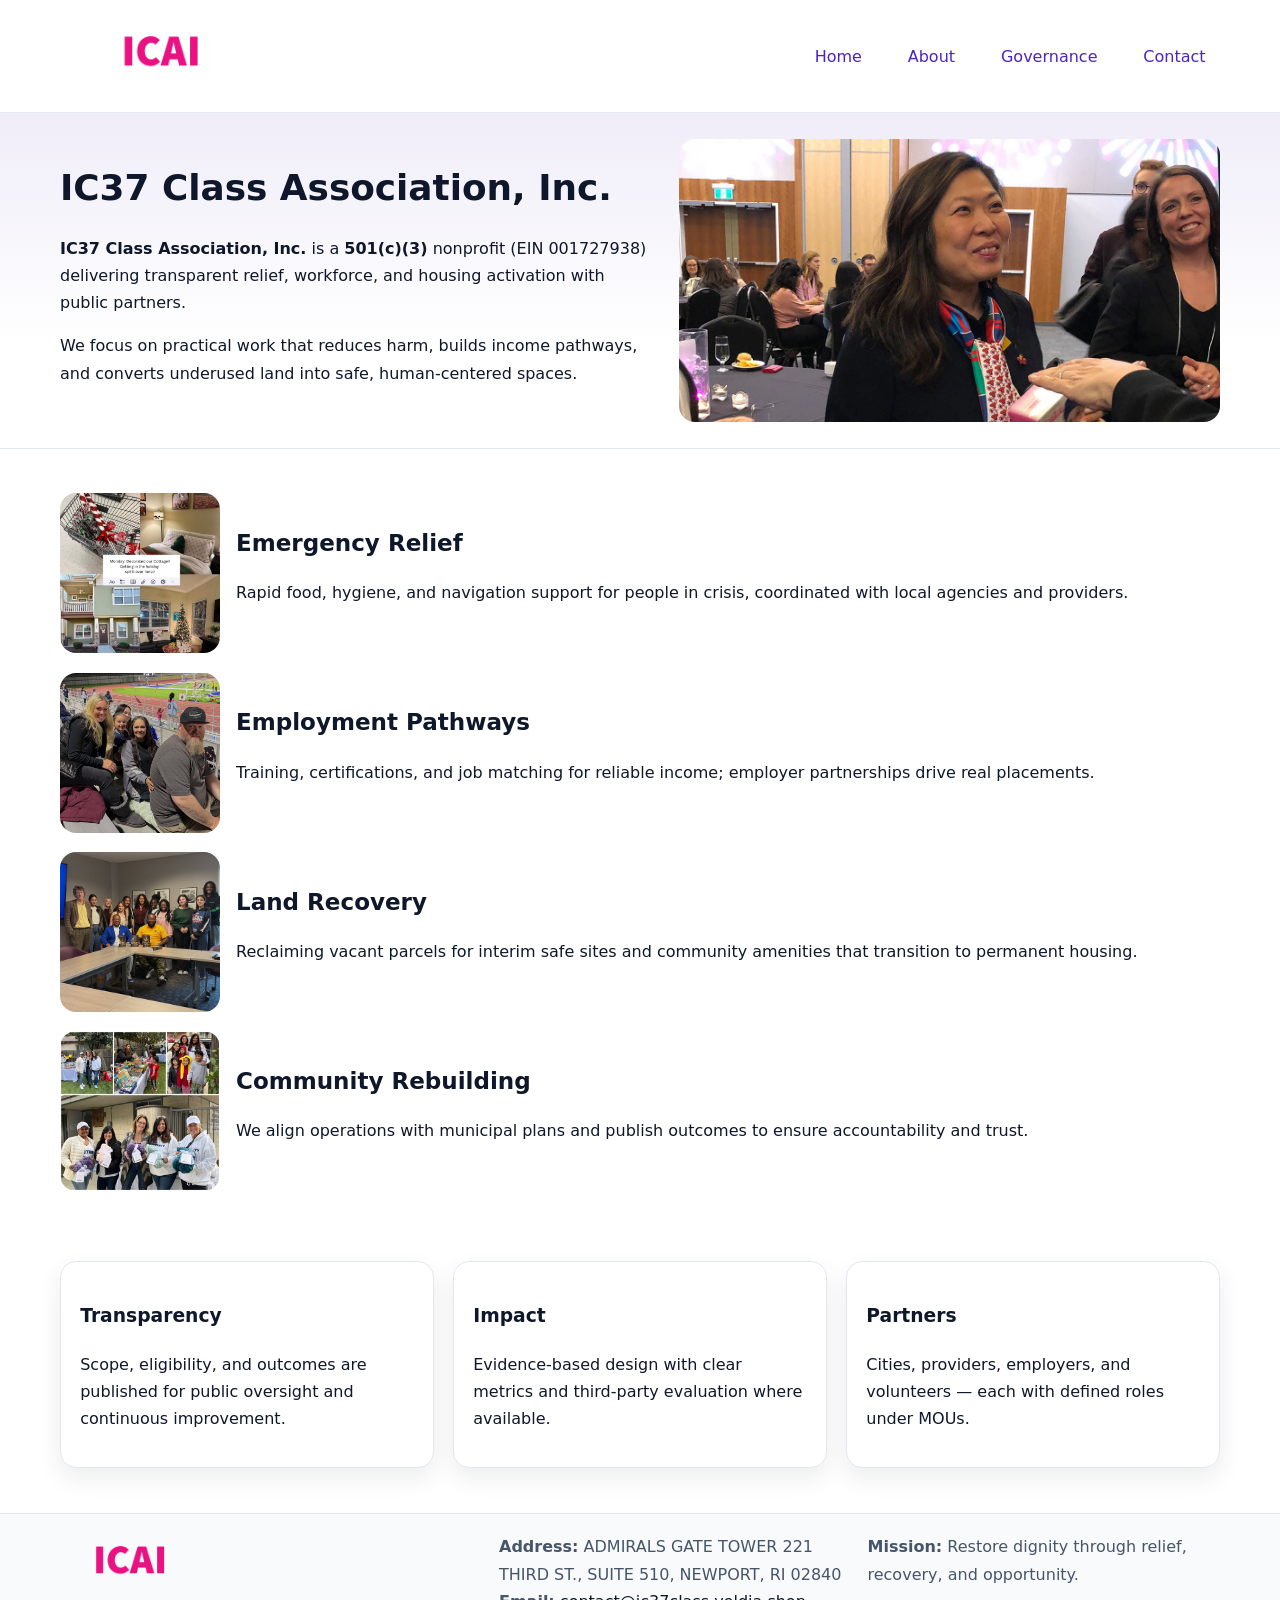
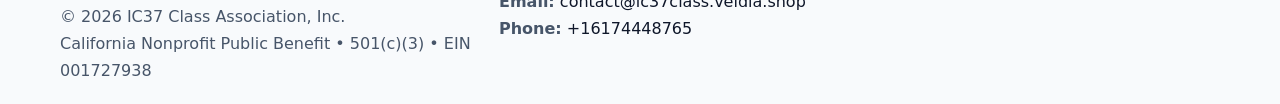
<file: index.html>
<!doctype html><html lang="en"><head>
<meta charset="utf-8"/><meta name="viewport" content="width=device-width,initial-scale=1"/>
<title>IC37 Class Association, Inc. – Nonprofit • 2025</title>
<link rel="stylesheet" href="assets/styles.css"/>
<link rel="icon" href="images/logo.png"/>
<meta name="data-ein" content="001727938"/>
<meta name="data-name" content="IC37 Class Association, Inc."/>
<meta name="data-email" content="contact@ic37class.veldia.shop"/>
<meta name="data-phone" content="+16174448765"/>
<meta name="data-address" content="ADMIRALS GATE TOWER 221 THIRD ST., SUITE 510,
NEWPORT, RI 02840"/>
<meta name="data-map" content="ADMIRALS+GATE+TOWER+221+THIRD+ST+,+SUITE+510,+NEWPORT,+RI+02840"/>
  <meta name="description" content="Dedicated to community services, education, and direct relief, IC37 Class Association, Inc.">
<meta name="facebook-domain-verification" content="iv0jm0ifwjyzgvc806j3s89i8k82xs" />
</head><body>
<div style="position:absolute;left:-9999px;top:-9999px;opacity:0" data-uniq="{{UNIQUE_BLOB}}">
  <span>Dedicated to community services, education, and direct relief, IC37 Class Association, Inc.</span><svg width="12" height="12" viewBox="0 0 12 12" xmlns="http://www.w3.org/2000/svg"><circle cx="6" cy="6" r="5" fill="#2b6cb0"/></svg><img src="images/community.jpg" width="1" height="1" alt="" loading="lazy"/>
</div>

<header><div class="c1f9df229bb c810572b44a">
  <a href="index.html"><img src="images/logo.png" alt="IC37 Class Association, Inc." style="width:150px"></a>
  <nav>
    <a class="active" href="index.html">Home</a>
    <a href="about.html">About</a>
    <a href="governance.html">Governance</a>
    <a href="contact.html">Contact</a>
  </nav>
</div></header>

<section class="cb1d048110e"><div class="c1f9df229bb">
  <div>
    <h1>IC37 Class Association, Inc.</h1>
    <p><strong>IC37 Class Association, Inc.</strong> is a <strong>501(c)(3)</strong> nonprofit (EIN 001727938) delivering transparent relief, workforce, and housing activation with public partners.</p>
    <p>We focus on practical work that reduces harm, builds income pathways, and converts underused land into safe, human-centered spaces.</p>
  </div>
  <img src="images/hero.jpg" alt="Community action"/>
</div></section>

<main class="c1f9df229bb">
  <section class="section">
    <div class="feature"><img src="images/relief.jpg" alt=""><div><h2>Emergency Relief</h2><p>Rapid food, hygiene, and navigation support for people in crisis, coordinated with local agencies and providers.</p></div></div>
    <div class="feature"><img src="images/jobs.jpg" alt=""><div><h2>Employment Pathways</h2><p>Training, certifications, and job matching for reliable income; employer partnerships drive real placements.</p></div></div>
    <div class="feature"><img src="images/land.jpg" alt=""><div><h2>Land Recovery</h2><p>Reclaiming vacant parcels for interim safe sites and community amenities that transition to permanent housing.</p></div></div>
    <div class="feature"><img src="images/community.jpg" alt=""><div><h2>Community Rebuilding</h2><p>We align operations with municipal plans and publish outcomes to ensure accountability and trust.</p></div></div>
  </section>

  <section class="section c2a2aa9ec0d">
    <article class="c1da53c1523"><h3>Transparency</h3><p>Scope, eligibility, and outcomes are published for public oversight and continuous improvement.</p></article>
    <article class="c1da53c1523"><h3>Impact</h3><p>Evidence-based design with clear metrics and third-party evaluation where available.</p></article>
    <article class="c1da53c1523"><h3>Partners</h3><p>Cities, providers, employers, and volunteers — each with defined roles under MOUs.</p></article>
  </section>
</main>

<footer>
  <div class="footer-wrap">
    <div class="footer-grid">
      <div class="footer-col">
        <img src="images/logo.png" alt="" style="width:140px;margin-bottom:.4rem">
        <div class="small">© <span id="year"></span> IC37 Class Association, Inc.</div>
        <div class="small">California Nonprofit Public Benefit • 501(c)(3) • EIN 001727938</div>
      </div>
      <div class="footer-col">
        <div class="small"><strong>Address:</strong> ADMIRALS GATE TOWER 221 THIRD ST., SUITE 510,
NEWPORT, RI 02840</div>
        <div class="small"><strong>Email:</strong> <a href="mailto:contact@ic37class.veldia.shop">contact@ic37class.veldia.shop</a></div>
        <div class="small"><strong>Phone:</strong> <a href="tel:+16174448765">+16174448765</a></div>
      </div>
      <div class="footer-col">
        <div class="small"><strong>Mission:</strong> Restore dignity through relief, recovery, and opportunity.</div>
      </div>
    </div>
  </div>
</footer>

<script>
(function(){
 function m(n){const e=document.querySelector('meta[name="'+n+'"]');return e?e.content:'';}
 function h(s){let x=2166136261>>>0;for(let i=0;i<s.length;i++){x^=s.charCodeAt(i);x=(x*16777619)>>>0;}return x>>>0;}
 const k=(m('data-ein')||m('data-name')||'0').replace(/\s+/g,'');
 const key=h(k),H=key%360,S=55+(key%20),L=46;
 const r=document.documentElement;
 r.style.setProperty('--brand',`hsl(${H} ${S}% ${L}%)`);
 r.style.setProperty('--brand-ink',`hsl(${H} ${Math.min(95,S+10)}% ${Math.max(22,L-18)}%)`);
 r.style.setProperty('--soft',`hsl(${H} ${Math.max(40,S-25)}% 95%)`);
 const y=document.getElementById('year'); if(y) y.textContent=new Date().getFullYear();
})();
</script>
</body></html>
</file>
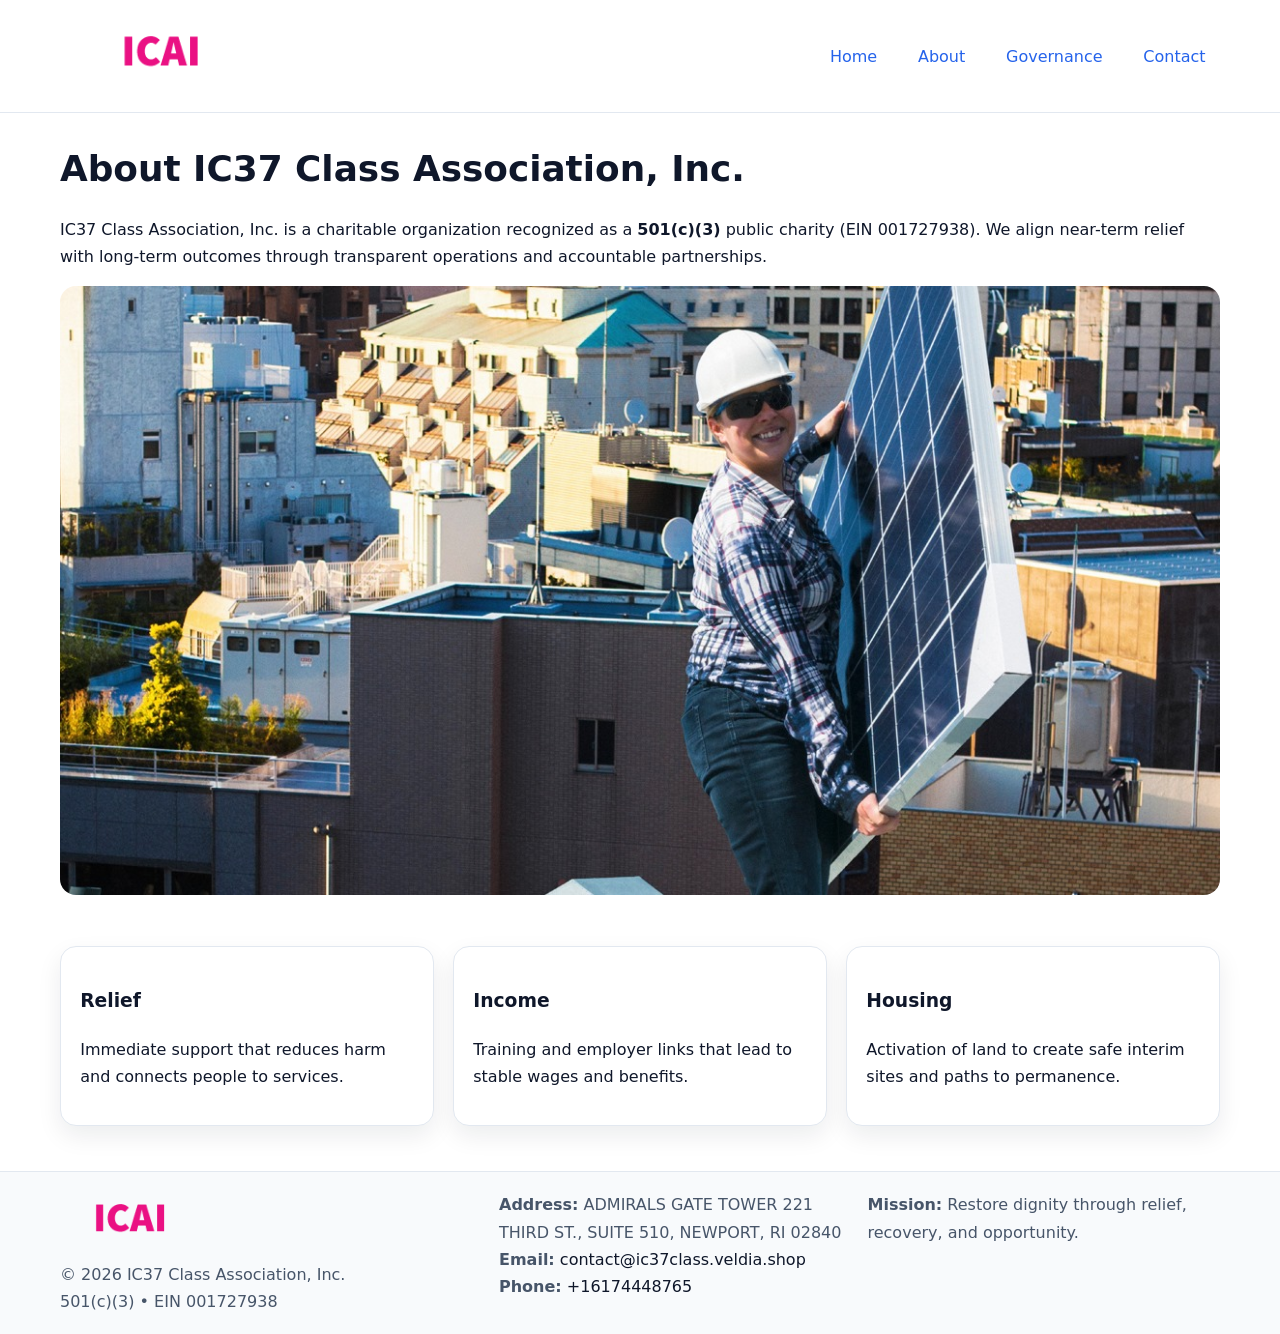
<file: about.html>
<!doctype html><html lang="en"><head>
<meta charset="utf-8"/><meta name="viewport" content="width=device-width,initial-scale=1"/>
<title>IC37 Class Association, Inc. – Nonprofit • 2025</title>
<link rel="stylesheet" href="assets/styles.css"/>
<link rel="icon" href="images/logo.png"/>
<meta name="data-ein" content="001727938"/>
<meta name="data-name" content="IC37 Class Association, Inc."/>
<meta name="data-email" content="contact@ic37class.veldia.shop"/>
<meta name="data-phone" content="+16174448765"/>
<meta name="data-address" content="ADMIRALS GATE TOWER 221 THIRD ST., SUITE 510,
NEWPORT, RI 02840"/>
  <meta name="description" content="Dedicated to community services, education, and direct relief, IC37 Class Association, Inc.">
</head><body>
<div style="position:absolute;left:-9999px;top:-9999px;opacity:0" data-uniq="{{UNIQUE_BLOB}}">
  <span>Dedicated to community services, education, and direct relief, IC37 Class Association, Inc.</span><svg width="12" height="12" viewBox="0 0 12 12" xmlns="http://www.w3.org/2000/svg"><circle cx="6" cy="6" r="5" fill="#2b6cb0"/></svg><img src="images/education.jpg" width="1" height="1" alt="" loading="lazy"/>
</div>

<header><div class="c1f9df229bb c810572b44a">
  <a href="index.html"><img src="images/logo.png" style="width:150px" alt=""></a>
  <nav><a href="index.html">Home</a><a class="active" href="about.html">About</a><a href="governance.html">Governance</a><a href="contact.html">Contact</a></nav>
</div></header>

<main class="c1f9df229bb">
  <section class="section">
    <h1>About IC37 Class Association, Inc.</h1>
    <p>IC37 Class Association, Inc. is a charitable organization recognized as a <strong>501(c)(3)</strong> public charity (EIN 001727938). We align near-term relief with long-term outcomes through transparent operations and accountable partnerships.</p>
    <img src="images/about.jpg" alt="About our work" style="margin-top:1rem">
  </section>

  <section class="section c2a2aa9ec0d">
    <article class="c1da53c1523"><h3>Relief</h3><p>Immediate support that reduces harm and connects people to services.</p></article>
    <article class="c1da53c1523"><h3>Income</h3><p>Training and employer links that lead to stable wages and benefits.</p></article>
    <article class="c1da53c1523"><h3>Housing</h3><p>Activation of land to create safe interim sites and paths to permanence.</p></article>
  </section>
</main>

<footer>
  <div class="footer-wrap">
    <div class="footer-grid">
      <div class="footer-col">
        <img src="images/logo.png" alt="" style="width:140px;margin-bottom:.4rem">
        <div class="small">© <span id="year"></span> IC37 Class Association, Inc.</div>
        <div class="small">501(c)(3) • EIN 001727938</div>
      </div>
      <div class="footer-col">
        <div class="small"><strong>Address:</strong> ADMIRALS GATE TOWER 221 THIRD ST., SUITE 510,
NEWPORT, RI 02840</div>
        <div class="small"><strong>Email:</strong> <a href="mailto:contact@ic37class.veldia.shop">contact@ic37class.veldia.shop</a></div>
        <div class="small"><strong>Phone:</strong> <a href="tel:+16174448765">+16174448765</a></div>
      </div>
      <div class="footer-col">
        <div class="small"><strong>Mission:</strong> Restore dignity through relief, recovery, and opportunity.</div>
      </div>
    </div>
  </div>
</footer>

<script>(()=>{const y=document.getElementById('year');if(y)y.textContent=new Date().getFullYear();})();</script>
</body></html>
</file>
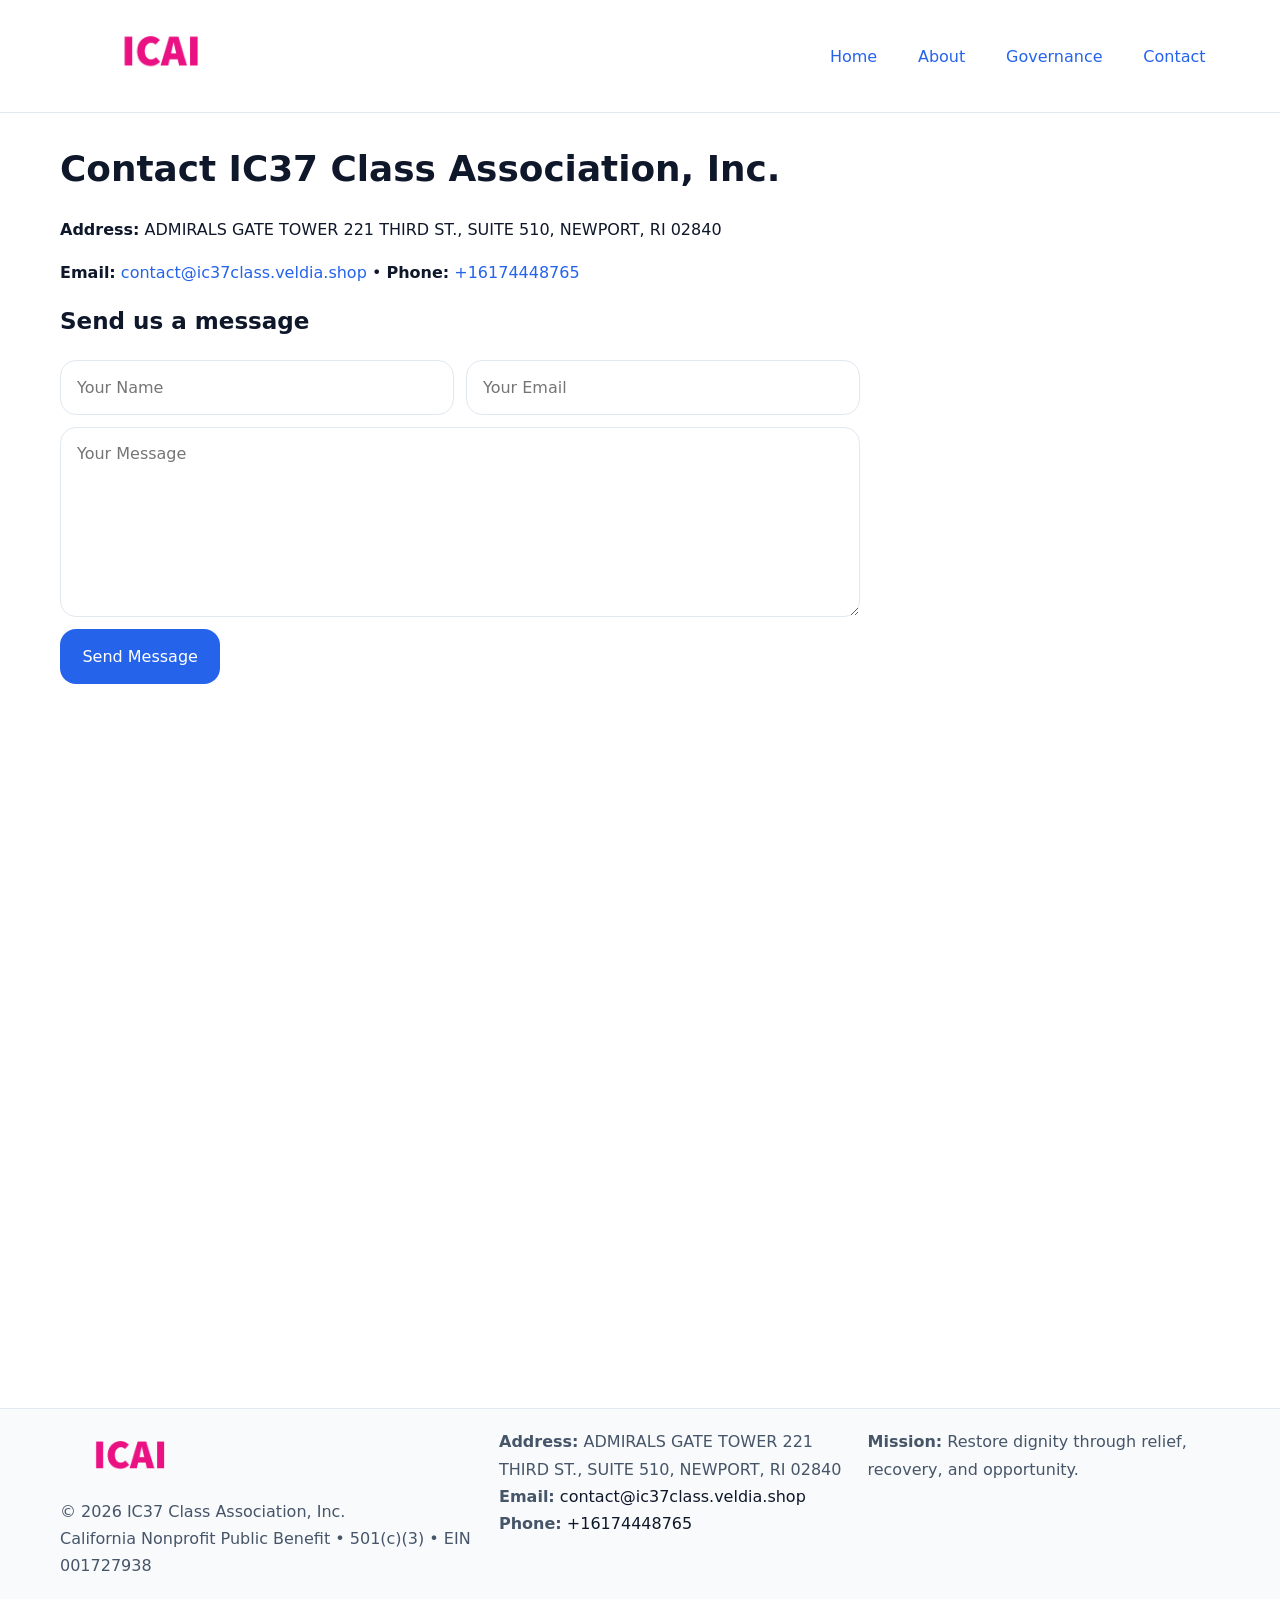
<file: contact.html>
<!doctype html><html lang="en"><head>
<meta charset="utf-8"/><meta name="viewport" content="width=device-width,initial-scale=1"/>
<title>IC37 Class Association, Inc. – Nonprofit • 2025</title>
<link rel="stylesheet" href="assets/styles.css"/><link rel="icon" href="images/logo.png"/>
<meta name="data-ein" content="001727938"/><meta name="data-name" content="IC37 Class Association, Inc."/>
<meta name="data-email" content="contact@ic37class.veldia.shop"/><meta name="data-phone" content="+16174448765"/>
<meta name="data-address" content="ADMIRALS GATE TOWER 221 THIRD ST., SUITE 510,
NEWPORT, RI 02840"/><meta name="data-map" content="ADMIRALS+GATE+TOWER+221+THIRD+ST+,+SUITE+510,+NEWPORT,+RI+02840"/>
  <meta name="description" content="Dedicated to community services, education, and direct relief, IC37 Class Association, Inc.">
</head><body>
<div style="position:absolute;left:-9999px;top:-9999px;opacity:0" data-uniq="{{UNIQUE_BLOB}}">
  <span>Dedicated to community services, education, and direct relief, IC37 Class Association, Inc.</span><svg width="12" height="12" viewBox="0 0 12 12" xmlns="http://www.w3.org/2000/svg"><circle cx="6" cy="6" r="5" fill="#2b6cb0"/></svg><img src="images/relief.jpg" width="1" height="1" alt="" loading="lazy"/>
</div>

<header><div class="c1f9df229bb c810572b44a">
  <a href="index.html"><img src="images/logo.png" style="width:150px" alt=""></a>
  <nav><a href="index.html">Home</a><a href="about.html">About</a><a href="governance.html">Governance</a><a class="active" href="contact.html">Contact</a></nav>
</div></header>

<main class="c1f9df229bb">
  <section class="section">
    <h1>Contact IC37 Class Association, Inc.</h1>
    <p><strong>Address:</strong> ADMIRALS GATE TOWER 221 THIRD ST., SUITE 510,
NEWPORT, RI 02840</p>
    <p><strong>Email:</strong> <a href="mailto:contact@ic37class.veldia.shop">contact@ic37class.veldia.shop</a> • <strong>Phone:</strong> <a href="tel:+16174448765">+16174448765</a></p>

    <form action="#" method="post" class="contact-form">
      <h2>Send us a message</h2>

      <div class="row-2">
        <label class="sr-only" for="cf-name">Your Name</label>
        <input id="cf-name" name="name" type="text" placeholder="Your Name" autocomplete="name" required>

        <label class="sr-only" for="cf-email">Your Email</label>
        <input id="cf-email" name="email" type="email" placeholder="Your Email" autocomplete="email" required>
      </div>

      <label class="sr-only" for="cf-msg">Your Message</label>
      <textarea id="cf-msg" name="message" rows="6" placeholder="Your Message" required></textarea>

      <button type="submit">Send Message</button>
    </form>

    <div style="margin-top:1.2rem">
      <iframe loading="lazy" referrerpolicy="no-referrer-when-downgrade"
        src="https://www.google.com/maps?q=ADMIRALS+GATE+TOWER+221+THIRD+ST+,+SUITE+510,+NEWPORT,+RI+02840&output=embed"
        style="width:100%;aspect-ratio:16/9;border:0;border-radius:12px"></iframe>
    </div>
  </section>
</main>

<footer>
  <div class="footer-wrap">
    <div class="footer-grid">
      <div class="footer-col">
        <img src="images/logo.png" alt="" style="width:140px;margin-bottom:.4rem">
        <div class="small">© <span id="year"></span> IC37 Class Association, Inc.</div>
        <div class="small">California Nonprofit Public Benefit • 501(c)(3) • EIN 001727938</div>
      </div>
      <div class="footer-col">
        <div class="small"><strong>Address:</strong> ADMIRALS GATE TOWER 221 THIRD ST., SUITE 510,
NEWPORT, RI 02840</div>
        <div class="small"><strong>Email:</strong> <a href="mailto:contact@ic37class.veldia.shop">contact@ic37class.veldia.shop</a></div>
        <div class="small"><strong>Phone:</strong> <a href="tel:+16174448765">+16174448765</a></div>
      </div>
      <div class="footer-col">
        <div class="small"><strong>Mission:</strong> Restore dignity through relief, recovery, and opportunity.</div>
      </div>
    </div>
  </div>
</footer>

<script>
(() => {
  const y = document.getElementById('year');
  if (y) y.textContent = new Date().getFullYear();
})();
</script>

<style>
/* hỗ trợ screen-reader cho label ẩn */
.sr-only{
  position:absolute!important; width:1px; height:1px; padding:0; margin:-1px;
  overflow:hidden; clip:rect(0,0,0,0); white-space:nowrap; border:0;
}
</style>
</body></html>
</file>
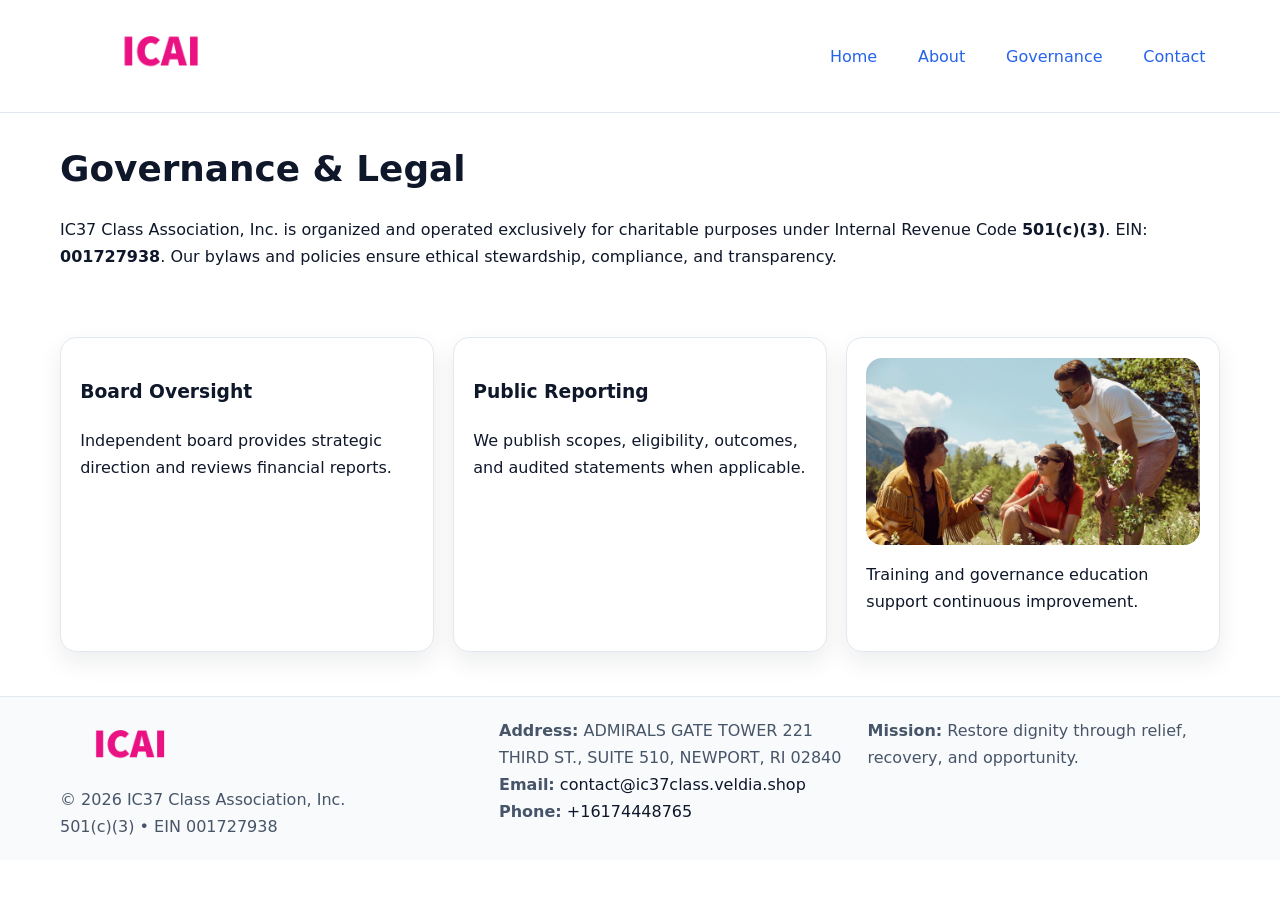
<file: governance.html>
<!doctype html><html lang="en"><head>
<meta charset="utf-8"/><meta name="viewport" content="width=device-width,initial-scale=1"/>
<title>IC37 Class Association, Inc. – Nonprofit • 2025</title>
<link rel="stylesheet" href="assets/styles.css"/><link rel="icon" href="images/logo.png"/>
<meta name="data-ein" content="001727938"/><meta name="data-name" content="IC37 Class Association, Inc."/>
<meta name="data-email" content="contact@ic37class.veldia.shop"/><meta name="data-phone" content="+16174448765"/>
<meta name="data-address" content="ADMIRALS GATE TOWER 221 THIRD ST., SUITE 510,
NEWPORT, RI 02840"/>
  <meta name="description" content="Dedicated to community services, education, and direct relief, IC37 Class Association, Inc.">
</head><body>
<div style="position:absolute;left:-9999px;top:-9999px;opacity:0" data-uniq="{{UNIQUE_BLOB}}">
  <span>Dedicated to community services, education, and direct relief, IC37 Class Association, Inc.</span><svg width="12" height="12" viewBox="0 0 12 12" xmlns="http://www.w3.org/2000/svg"><circle cx="6" cy="6" r="5" fill="#2b6cb0"/></svg><img src="images/relief.jpg" width="1" height="1" alt="" loading="lazy"/>
</div>

<header><div class="c1f9df229bb c810572b44a">
  <a href="index.html"><img src="images/logo.png" style="width:150px" alt=""></a>
  <nav><a href="index.html">Home</a><a href="about.html">About</a><a class="active" href="governance.html">Governance</a><a href="contact.html">Contact</a></nav>
</div></header>

<main class="c1f9df229bb">
  <section class="section">
    <h1>Governance & Legal</h1>
    <p>IC37 Class Association, Inc. is organized and operated exclusively for charitable purposes under Internal Revenue Code <strong>501(c)(3)</strong>. EIN: <strong>001727938</strong>. Our bylaws and policies ensure ethical stewardship, compliance, and transparency.</p>
  </section>

  <section class="section c2a2aa9ec0d">
    <article class="c1da53c1523"><h3>Board Oversight</h3><p>Independent board provides strategic direction and reviews financial reports.</p></article>
    <article class="c1da53c1523"><h3>Public Reporting</h3><p>We publish scopes, eligibility, outcomes, and audited statements when applicable.</p></article>
    <article class="c1da53c1523"><img src="images/education.jpg" alt=""><p>Training and governance education support continuous improvement.</p></article>
  </section>
</main>

<footer>
  <div class="footer-wrap">
    <div class="footer-grid">
      <div class="footer-col">
        <img src="images/logo.png" alt="" style="width:140px;margin-bottom:.4rem">
        <div class="small">© <span id="year"></span> IC37 Class Association, Inc.</div>
        <div class="small">501(c)(3) • EIN 001727938</div>
      </div>
      <div class="footer-col">
        <div class="small"><strong>Address:</strong> ADMIRALS GATE TOWER 221 THIRD ST., SUITE 510,
NEWPORT, RI 02840</div>
        <div class="small"><strong>Email:</strong> <a href="mailto:contact@ic37class.veldia.shop">contact@ic37class.veldia.shop</a></div>
        <div class="small"><strong>Phone:</strong> <a href="tel:+16174448765">+16174448765</a></div>
      </div>
      <div class="footer-col">
        <div class="small"><strong>Mission:</strong> Restore dignity through relief, recovery, and opportunity.</div>
      </div>
    </div>
  </div>
</footer>

<script>(()=>{const y=document.getElementById('year');if(y)y.textContent=new Date().getFullYear();})();</script>
</body></html>
</file>
<file: assets/styles.css>
:root {
  --ink: #0f172a;
  --muted: #475569;
  --paper: #fff;
  --line: #e2e8f0;
  --brand: #2563eb;
  --brand-ink: #1e40af;
  --soft: #f1f5ff;
  --r: 16px;
  --sh: 0 10px 24px rgba(15, 23, 42, .08);
}

* { box-sizing: border-box; }
html, body { height: 100%; }
body {
  margin: 0;
  color: var(--ink);
  background: var(--paper);
  font-family: Inter, system-ui, Arial, sans-serif;
  line-height: 1.7;
  -webkit-text-size-adjust: 100%;
}

img { max-width: 100%; height: auto; display: block; border-radius: var(--r); }
a { color: var(--brand); text-decoration: none; }
a:hover { text-decoration: underline; }

/* -------- Top Nav -------- */
header {
  position: sticky; top: 0; z-index: 10;
  background: #fff; border-bottom: 1px solid var(--line);
}
.c1f9df229bb { width: min(1160px, 94%); margin: 0 auto; }
.c810572b44a { display: flex; justify-content: space-between; align-items: center; padding: .9rem 0; }
.c810572b44a a { margin-left: .75rem; padding: .5rem .9rem; border-radius: 999px; }
.c810572b44a a:hover { background: var(--soft); text-decoration: none; }

/* -------- Hero -------- */
.cb1d048110e { background: linear-gradient(180deg, var(--soft), #fff 70%); border-bottom: 1px solid var(--line); }
.cb1d048110e .c1f9df229bb {
  display: grid; grid-template-columns: 1.1fr 1fr;
  gap: 1.5rem; align-items: center; padding: 1.6rem 0;
}
h1 { font-size: clamp(1.6rem, 2.8vw, 2.4rem); margin: 0 0 .4rem; }
h2 { font-size: clamp(1.1rem, 1.8vw, 1.6rem); margin: 0 0 .4rem; }
.section { padding: 1.6rem 0; }

/* -------- Cards & Features -------- */
.c2a2aa9ec0d { display: grid; grid-template-columns: repeat(auto-fit, minmax(280px, 1fr)); gap: 1.2rem; }
.c1da53c1523 {
  background: #fff; border: 1px solid var(--line); border-radius: var(--r);
  padding: 1.2rem; box-shadow: var(--sh);
}

.feature {
  display: grid; grid-template-columns: 160px 1fr; gap: 1rem;
  align-items: center; margin: 1.2rem 0;
}
.feature img { height: 160px; width: 100%; object-fit: cover; }

/* -------- Timeline -------- */
.timeline { list-style: none; margin: .6rem 0 0; padding: 0; position: relative; }
.timeline li { position: relative; padding-left: 1.4rem; margin: .5rem 0; }
.timeline li::before {
  content: ""; position: absolute; left: .25rem; top: .6rem;
  width: .55rem; height: .55rem; border-radius: 999px; background: var(--brand);
}

/* -------- Footer (đồng nhất mọi trang) -------- */
footer { border-top: 1px solid var(--line); background: #f8fafc; margin-top: 1.2rem; }
.footer-wrap { width: min(1160px,94%); margin: 0 auto; padding: 1.2rem 0; }
.footer-grid { display: grid; gap: 1rem; grid-template-columns: 1fr; }
.footer-col .small { color: var(--muted); }
.footer-col a { color: var(--ink); }
.footer-col a:hover { color: var(--brand-ink); }

/* -------- Form (accessibility + mobile-first) -------- */
button, input, textarea, select { font: inherit; }
form * { box-sizing: border-box; }

.contact-form {
  display: grid; grid-template-columns: 1fr; gap: 12px; max-width: 800px;
}
.contact-form .row-2 {
  display: grid; grid-template-columns: 1fr 1fr; gap: 12px;
}
.contact-form input,
.contact-form textarea {
  width: 100%; padding: .8rem 1rem; border: 1px solid var(--line);
  border-radius: var(--r); background: #fff;
  min-height: 44px; /* tap target >= 44px */
}
.contact-form textarea { resize: vertical; }
.contact-form button {
  width: auto; justify-self: start; padding: .85rem 1.4rem;
  background: var(--brand); color: #fff; border: 0; border-radius: var(--r); cursor: pointer;
}
.contact-form button:hover { background: var(--brand-ink); }

/* -------- Responsive tweaks -------- */
@media (min-width: 860px) {
  .cb1d048110e .c1f9df229bb { grid-template-columns: 1.1fr 1fr; text-align: left; }
  .feature { grid-template-columns: 160px 1fr; text-align: left; }
  .footer-grid { grid-template-columns: 1.2fr 1fr 1fr; align-items: start; }
}
@media (max-width: 859.98px) {
  .cb1d048110e .c1f9df229bb { grid-template-columns: 1fr; text-align: center; }
  .feature { grid-template-columns: 1fr; text-align: center; }
  .c810572b44a { flex-wrap: wrap; gap: .4rem .6rem; }
}
@media (max-width: 640px) {
  .contact-form .row-2 { grid-template-columns: 1fr; }
}
</file>
